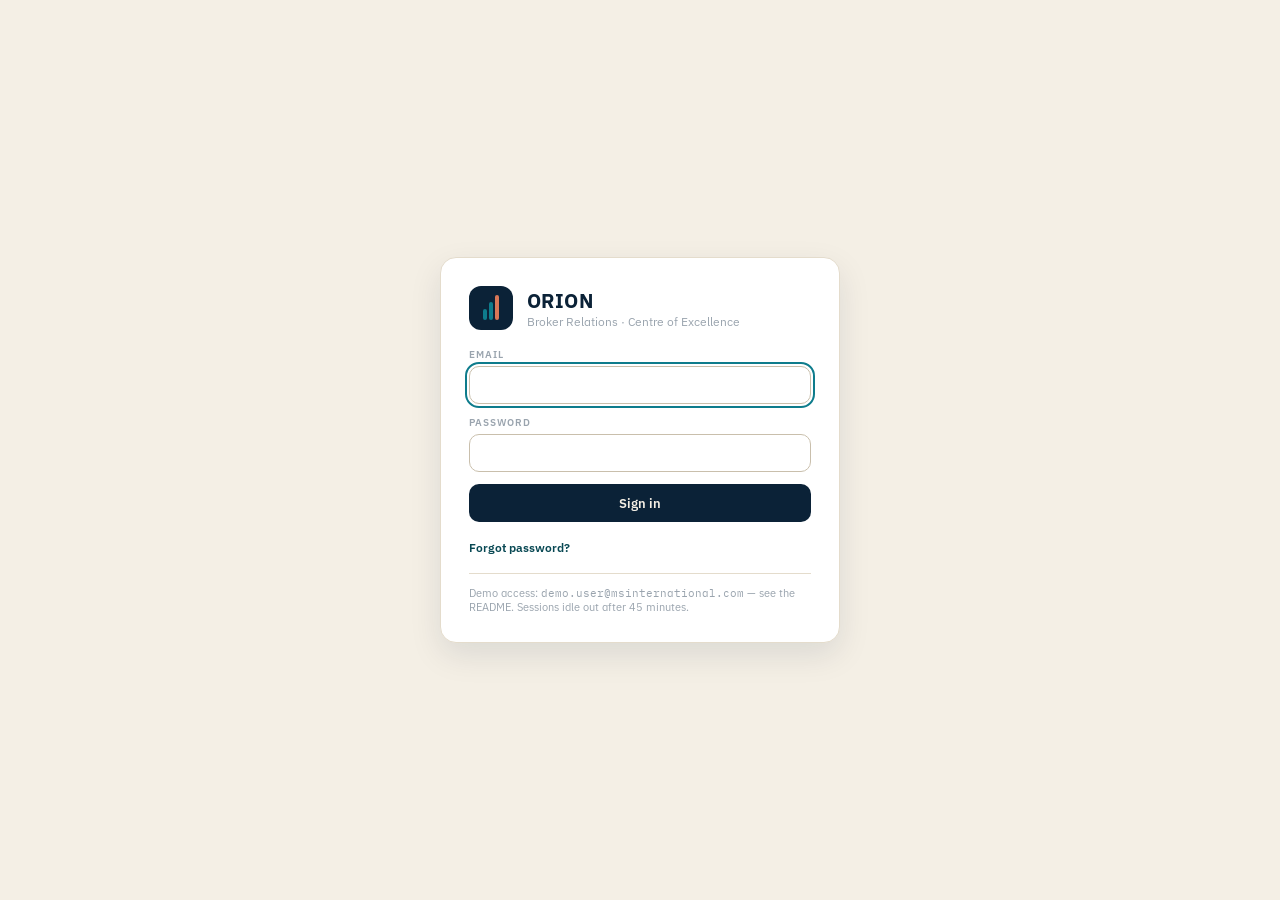
<file: frontend/index.html>
<!DOCTYPE html>
<html lang="en">
<head>
<meta charset="utf-8">
<meta name="viewport" content="width=device-width, initial-scale=1">
<title>ORION · Broker Relations Dashboard</title>
<link rel="icon" href="data:image/svg+xml,%3Csvg xmlns='http://www.w3.org/2000/svg' viewBox='0 0 32 32'%3E%3Crect width='32' height='32' rx='9' fill='%230b2237'/%3E%3Crect x='9' y='16' width='3.5' height='8' rx='2' fill='%230e7c8c'/%3E%3Crect x='14' y='11' width='3.5' height='13' rx='2' fill='%230e7c8c'/%3E%3Crect x='19' y='6' width='3.5' height='18' rx='2' fill='%23d97757'/%3E%3C/svg%3E">
<link rel="stylesheet" href="tokens/fonts.css">
<link rel="stylesheet" href="tokens/colors.css">
<link rel="stylesheet" href="tokens/typography.css">
<link rel="stylesheet" href="tokens/spacing.css">
<link rel="stylesheet" href="tokens/theme-dark.css">
<link rel="stylesheet" href="tokens/base.css">
<link rel="stylesheet" href="css/app.css">
</head>
<body>
<div class="shell">

  <!-- Masthead -->
  <header class="masthead">
    <div class="brand">
      <div class="brand-mark" aria-hidden="true"><span></span><span></span><span></span></div>
      <div class="brand-text">
        <div class="brand-line"><span class="brand-name">ORION</span><span class="brand-sub">Broker Relations · Centre of Excellence</span></div>
        <span class="brand-eyebrow">Distribution intelligence</span>
      </div>
    </div>
    <div class="masthead-right">
      <div class="context-pill"><span class="dot dot-pos"></span><strong>MS&amp;AD Group</strong><span class="sep">·</span><span>5 reporting entities</span></div>
      <button class="icon-btn" id="btn-search" title="Search" aria-label="Search"></button>
      <button class="icon-btn" id="btn-theme" title="Toggle theme" aria-label="Toggle theme"></button>
      <div id="session-slot" style="position:relative"></div>
    </div>
  </header>

  <!-- Tab bar -->
  <nav class="tabbar" id="tabbar" role="tablist"></nav>

  <!-- Filter bar -->
  <div class="filterbar">
    <div class="filterbar-left" id="filter-controls"></div>
    <div class="filterbar-right">
      <span id="filter-chips" class="chip-row"></span>
      <span class="as-of tabular" id="as-of"></span>
    </div>
  </div>

  <!-- Content -->
  <main id="main"></main>
</div>

<div id="modal-root"></div>
<div id="auth-root"></div>

<script type="module" src="js/app.js"></script>
</body>
</html>
</file>
<file: frontend/tokens/fonts.css>
/* ============================================================================
 * Generate — Webfonts
 *
 * The platform runs on IBM Plex Sans across every product (UI + display) and
 * IBM Plex Mono for tabular / code contexts. Loaded from the Google Fonts CDN
 * exactly as the production app does (apps/dsi/src/app/globals.css). The
 * @font-face rules the CDN serves are what ship to consumers.
 * ========================================================================= */

@import url("https://fonts.googleapis.com/css2?family=IBM+Plex+Sans:wght@400;500;600;700&family=IBM+Plex+Mono:wght@400;500;600&display=swap");
</file>
<file: frontend/tokens/colors.css>
/* ============================================================================
 * Generate — COLOR TOKENS  (reference theme: Digital Signal Intelligence)
 *
 * The variable NAMES are the platform contract — every component references
 * these, never raw hex. The VALUES here are the DSI reference palette. A new
 * product overrides values (not names) in its own theme file; see
 * tokens/theme-dark.css for the dark pattern.
 *
 * Mental model: a warm paper canvas, deep navy ink, with a small, disciplined
 * accent set — teal "info" (facts the assessment produced) and coral "spot"
 * (things awaiting you / urgent action) — plus the usual pos/neg/warn/aux.
 * ========================================================================= */

:root {
  /* ─── Surface ─── warm paper, not white-on-white */
  --color-canvas:         #f4efe5;  /* page background */
  --color-surface:        #ffffff;  /* card / panel */
  --color-surface-sunken: #efeae0;  /* wells, inputs, track */
  --color-surface-elev:   #fbf8f2;  /* card header strip, tinted card */

  /* ─── Ink ─── deep navy, never pure black */
  --color-ink:      #0b2237;  /* primary text + structural accent */
  --color-ink-soft: #586b7c;  /* secondary text */
  --color-ink-mute: #9aa4ae;  /* tertiary / meta / eyebrows */

  /* ─── Rules ─── hairlines tuned to the paper canvas */
  --color-rule:        #e4dccc;
  --color-rule-strong: #c9bfac;

  /* ─── Accent / structural ─── (chrome, primary buttons) */
  --color-accent: #0b2237;

  /* ─── Info (teal) ─── informative hero facts: score, premium, "native" data */
  --color-info:      #0e7c8c;
  --color-info-soft: #dceff2;
  --color-info-deep: #084853;

  /* ─── Spot (coral) ─── awaiting-you / urgent action / CTAs */
  --color-spot:      #d97757;
  --color-spot-soft: #fae5da;
  --color-spot-deep: #5c2e1a;

  /* ─── Pos / Neg / Warn / Aux ─── status + a secondary "external" indigo */
  --color-pos:       #1f8a5b;
  --color-pos-soft:  #dceedf;
  --color-neg:       #c24545;
  --color-neg-soft:  #f5dcdc;
  --color-warn:      #b47312;
  --color-warn-soft: #f3e5c8;
  --color-aux:       #4a60a8;
  --color-aux-soft:  #dee3f2;

  /* ─── Chrome ─── the sidebar / app shell stays navy in both themes */
  --color-chrome:      #0b2237;
  --color-chrome-deep: #051322;

  /* ─── Semantic aliases ─── reach for these in product code */
  --bg-page:        var(--color-canvas);
  --bg-card:        var(--color-surface);
  --bg-well:        var(--color-surface-sunken);
  --text-strong:    var(--color-ink);
  --text-body:      var(--color-ink-soft);
  --text-meta:      var(--color-ink-mute);
  --border-hair:    var(--color-rule);
  --border-firm:    var(--color-rule-strong);
}
</file>
<file: frontend/tokens/typography.css>
/* ============================================================================
 * Generate — TYPOGRAPHY TOKENS
 *
 * One family does all the work: IBM Plex Sans for UI + display, IBM Plex Mono
 * for tabular figures. The system leans on weight (500/600/700) and tight
 * tracking on big numbers rather than multiple typefaces. Numbers are always
 * tabular (`font-variant-numeric: tabular-nums`) so columns of figures align —
 * this is a numbers-heavy, analyst-facing product.
 * ========================================================================= */

:root {
  /* ─── Families ─── */
  --font-sans:    "IBM Plex Sans", system-ui, -apple-system, sans-serif;
  --font-display: "IBM Plex Sans", system-ui, sans-serif;
  --font-mono:    "IBM Plex Mono", ui-monospace, "SF Mono", Menlo, monospace;

  /* ─── Weights ─── */
  --weight-regular:  400;
  --weight-medium:   500;
  --weight-semibold: 600;
  --weight-bold:     700;

  /* ─── Type scale (px) ─── matches the ui typography primitives ─── */
  --text-eyebrow: 10.5px;  /* uppercase, tracked, ink-mute */
  --text-micro:   11px;    /* smallest meta */
  --text-caption: 12px;    /* captions, field labels */
  --text-body:    13.5px;  /* default body */
  --text-ui:      14px;    /* controls, nav, card titles */
  --text-num-sm:  18px;    /* small stat */
  --text-num-md:  28px;    /* default hero number */
  --text-num-lg:  36px;    /* large hero number */
  --text-num-xl:  56px;    /* masthead figure */

  /* ─── Tracking ─── */
  --track-eyebrow:  0.12em;   /* uppercase labels */
  --track-num:     -0.01em;   /* tighten medium hero numbers */
  --track-num-xl:  -0.02em;   /* tighten the biggest numbers */

  /* ─── Line height ─── */
  --leading-none: 1;
  --leading-tight: 1.2;
  --leading-body: 1.55;
}
</file>
<file: frontend/tokens/spacing.css>
/* ============================================================================
 * Generate — SPACING, RADIUS, SHADOW TOKENS
 *
 * Spacing is a soft 4px grid. Corners are generous on cards (14px) and fully
 * round on chips. Elevation is deliberately quiet — this is a paper-flat
 * surface; shadows are barely-there and reserved for things that truly float
 * (modals, the active auth button glow). Most separation is done with hairline
 * rules, not shadow.
 * ========================================================================= */

:root {
  /* ─── Spacing scale (4px base) ─── */
  --space-1:  4px;
  --space-2:  8px;
  --space-3:  12px;
  --space-4:  14px;   /* tight card padding */
  --space-5:  18px;   /* card header inset */
  --space-6:  22px;   /* DEFAULT card padding */
  --space-7:  24px;   /* roomy / page gutter */
  --space-8:  28px;
  --space-9:  36px;

  /* ─── Radius ─── */
  --radius-card: 14px;
  --radius-btn:  10px;
  --radius-lg:   12px;   /* nav items, icon tiles */
  --radius-md:   8px;
  --radius-sm:   6px;
  --radius-chip: 999px;

  /* ─── Borders ─── */
  --border-width: 1px;

  /* ─── Shadow ─── quiet by default */
  --shadow-sm:    0 1px 2px rgba(11, 34, 55, 0.08);
  --shadow-card:  0 1px 3px rgba(11, 34, 55, 0.06);
  --shadow-pop:   0 12px 32px rgba(11, 34, 55, 0.18);

  /* ─── Motion ─── short, soft, no bounce */
  --ease-pane:  cubic-bezier(0.2, 0.7, 0.2, 1);  /* @kind other */
  --dur-fast:   0.18s;  /* @kind other */
  --dur-pane:   0.3s;  /* @kind other */
}
</file>
<file: frontend/tokens/theme-dark.css>
/* ============================================================================
 * Generate — DARK THEME  (DSI dark overrides)
 *
 * Dark mode keeps every variable NAME; only values change. Activated by a
 * `.dark` class on a root ancestor. The chrome (sidebar) stays navy in both
 * themes — it is structure, not content. Mirrors packages/tokens/dsi-theme.css.
 * ========================================================================= */

.dark {
  /* ─── Surface ─── deep ocean navy */
  --color-canvas:         #07182a;
  --color-surface:        #14304b;
  --color-surface-sunken: #0e2640;
  --color-surface-elev:   #1a3d5f;

  /* ─── Ink ─── warm cream on navy */
  --color-ink:      #f1ece0;
  --color-ink-soft: #cdd8e5;
  --color-ink-mute: #98a6b8;

  /* ─── Rules ─── */
  --color-rule:        #2b4f75;
  --color-rule-strong: #3e6794;

  --color-accent: #f1ece0;

  /* ─── Info ─── brighter teal for contrast on navy */
  --color-info:      #39d3ba;
  --color-info-soft: #173e48;
  --color-info-deep: #b8f2e5;

  /* ─── Spot ─── */
  --color-spot:      #f0926e;
  --color-spot-soft: #4a2519;
  --color-spot-deep: #fbd0ba;

  /* ─── Pos / Neg / Warn / Aux ─── */
  --color-pos:       #6eee7a;
  --color-pos-soft:  #173821;
  --color-neg:       #ff8585;
  --color-neg-soft:  #3f1b1b;
  --color-warn:      #f8bd5e;
  --color-warn-soft: #3b2911;
  --color-aux:       #9ab1f2;
  --color-aux-soft:  #1c2a4f;

  --color-chrome:      #0b2237;
  --color-chrome-deep: #051322;
}
</file>
<file: frontend/tokens/base.css>
/* ============================================================================
 * Generate — BASE LAYER
 *
 * Product-agnostic page defaults. Tokens must be imported before this file.
 * ========================================================================= */

html,
body {
  height: 100%;
}

body {
  margin: 0;
  background: var(--color-canvas);
  color: var(--color-ink);
  font-family: var(--font-sans);
  font-feature-settings: "ss01", "cv11";
  -webkit-font-smoothing: antialiased;
  text-rendering: optimizeLegibility;
}

*,
*::before,
*::after {
  box-sizing: border-box;
}

/* Tabular figures helper — analyst tables align their digits. */
.tabular {
  font-variant-numeric: tabular-nums;
}

/* ============================================================
 * Pane overlay — the GRAIN transition (→ navigate right).
 * Increasing grain pushes a new full-height pane that slides in from the
 * right edge OVER the coarser pane (which stays mounted beneath, dimmed) —
 * a page-overlay, not an in-place nudge. Going back pops it off to the right.
 * The PaneStack component owns this, transition-based, so the resting state is
 * always the visible end-state (never stuck off-screen if motion doesn't run).
 * ============================================================ */

/* Hide scrollbar chrome while keeping scroll (dense list pages). */
.scrollbar-hide {
  -ms-overflow-style: none;
  scrollbar-width: none;
}
.scrollbar-hide::-webkit-scrollbar {
  display: none;
}

/* Step-right pane transition (lens PaneStack): a new pane slides in from the
 * right. Soft easing, no bounce — the platform's one signature motion. The
 * resting state is fully visible; the entrance is an enhancement only, so
 * print, PDF export, and reduced-motion show content immediately. */
@keyframes pane-in {
  from { opacity: 0; transform: translateX(42px); }
  to   { opacity: 1; transform: translateX(0); }
}
.pane-in {
  opacity: 1;
  transform: none;
}
@media (prefers-reduced-motion: no-preference) {
  .pane-in {
    animation: pane-in var(--dur-pane) var(--ease-pane) both;
  }
}
</file>
<file: frontend/css/app.css>
/* ============================================================================
 * ORION dashboard — component layer.
 * Values transcribed from the Claude Design handoff prototype
 * (ORION Dashboard.dc.html); tokens come from ./tokens/*.css.
 * ========================================================================= */

.shell { min-height: 100vh; display: flex; flex-direction: column; background: var(--color-canvas); color: var(--color-ink); font-family: var(--font-sans); }

.tabular { font-variant-numeric: tabular-nums; }
.mono { font-family: var(--font-mono); }
.dim { color: var(--color-ink-mute); }

/* ─── Masthead ─── */
.masthead { flex: none; height: 58px; display: flex; align-items: center; justify-content: space-between; padding: 0 28px; background: var(--color-surface); border-bottom: 1px solid var(--color-rule); }
.brand { display: flex; align-items: center; gap: 14px; }
.brand-mark { width: 32px; height: 32px; border-radius: 9px; background: var(--color-chrome); display: flex; align-items: flex-end; justify-content: center; gap: 2.5px; padding: 8px 0; }
.brand-mark span { width: 3.5px; border-radius: 2px; background: var(--color-info); }
.brand-mark span:nth-child(1) { height: 8px; }
.brand-mark span:nth-child(2) { height: 13px; }
.brand-mark span:nth-child(3) { height: 18px; background: var(--color-spot); }
.brand-text { display: flex; flex-direction: column; gap: 1px; }
.brand-line { display: flex; align-items: baseline; gap: 9px; }
.brand-name { font-size: 16px; font-weight: 700; letter-spacing: .02em; }
.brand-sub { font-size: 11px; color: var(--color-ink-mute); }
.brand-eyebrow { font-size: 10.5px; font-weight: 600; letter-spacing: .12em; text-transform: uppercase; color: var(--color-ink-mute); }
.masthead-right { display: flex; align-items: center; gap: 10px; }
.context-pill { display: flex; align-items: center; gap: 8px; height: 34px; padding: 0 12px; border-radius: 10px; background: var(--color-surface-sunken); font-size: 12.5px; color: var(--color-ink-soft); }
.context-pill strong { font-weight: 600; color: var(--color-ink); }
.context-pill .sep { color: var(--color-ink-mute); }
.dot { width: 7px; height: 7px; border-radius: 50%; display: inline-block; }
.dot-pos { background: var(--color-pos); }
.icon-btn { width: 34px; height: 34px; display: flex; align-items: center; justify-content: center; border: 1px solid var(--color-rule-strong); border-radius: 10px; background: transparent; cursor: pointer; color: var(--color-ink-soft); transition: background .18s ease; }
.icon-btn:hover { background: var(--color-surface-sunken); }
.avatar { width: 34px; height: 34px; display: flex; align-items: center; justify-content: center; border-radius: 10px; background: var(--color-chrome); color: #f4efe5; font-size: 12px; font-weight: 700; }

/* ─── Tab bar ─── */
.tabbar { flex: none; height: 50px; display: flex; align-items: stretch; gap: 28px; padding: 0 28px; background: var(--color-surface); border-bottom: 1px solid var(--color-rule); overflow-x: auto; }
.tab { display: flex; align-items: center; gap: 8px; height: 100%; padding: 0 2px; cursor: pointer; font-size: 14px; font-weight: 600; white-space: nowrap; color: var(--color-ink-soft); border: none; background: none; font-family: var(--font-sans); border-bottom: 3px solid transparent; transition: color .18s ease; }
.tab:hover { color: var(--color-ink); }
.tab.active { color: var(--color-ink); border-bottom-color: var(--color-spot); }

/* ─── Filter bar ─── */
.filterbar { flex: none; display: flex; align-items: center; justify-content: space-between; gap: 16px; padding: 12px 28px; background: var(--color-surface-elev); border-bottom: 1px solid var(--color-rule); }
.filterbar-left { display: flex; align-items: center; gap: 10px; flex-wrap: wrap; }
.filterbar-right { display: flex; align-items: center; gap: 14px; }
.ctrl { position: relative; display: flex; align-items: center; gap: 10px; height: 36px; padding: 0 12px; border: 1px solid var(--color-rule-strong); border-radius: 10px; background: var(--color-surface); cursor: pointer; transition: background .18s ease; }
.ctrl:hover { background: var(--color-surface-sunken); }
.ctrl-label { font-size: 9.5px; font-weight: 600; letter-spacing: .1em; text-transform: uppercase; color: var(--color-ink-mute); }
.ctrl-value { font-size: 12.5px; font-weight: 600; color: var(--color-ink); }
.ctrl select { position: absolute; inset: 0; width: 100%; opacity: 0; cursor: pointer; }
.ghost-btn { display: flex; align-items: center; gap: 6px; height: 36px; padding: 0 12px; border: none; border-radius: 10px; background: transparent; cursor: pointer; font-size: 12.5px; font-weight: 600; color: var(--color-ink-soft); font-family: var(--font-sans); }
.ghost-btn:hover { color: var(--color-ink); }
.chip-row { display: flex; align-items: center; gap: 8px; }
.filter-chip { display: inline-flex; align-items: center; gap: 7px; height: 30px; padding: 0 4px 0 11px; border-radius: 999px; background: var(--color-info-soft); color: var(--color-info-deep); font-size: 12px; font-weight: 600; }
.filter-chip button { width: 19px; height: 19px; display: flex; align-items: center; justify-content: center; border: none; border-radius: 50%; background: rgba(0,0,0,.06); cursor: pointer; color: inherit; padding: 0; }
.as-of { font-size: 11px; color: var(--color-ink-mute); }

/* ─── Content / cards ─── */
main { flex: 1; padding: 26px 28px 40px; overflow: auto; }
.tab-body { display: flex; flex-direction: column; gap: 18px; max-width: 1360px; margin: 0 auto; }
.card { background: var(--color-surface); border: 1px solid var(--color-rule); border-radius: 14px; overflow: hidden; }
.card-head { display: flex; align-items: center; justify-content: space-between; gap: 12px; padding: 14px 20px; background: var(--color-surface-elev); border-bottom: 1px solid var(--color-rule); }
.card-head-stack { display: flex; flex-direction: column; gap: 2px; }
.eyebrow { display: inline-flex; align-items: center; gap: 7px; font-size: 10.5px; font-weight: 600; letter-spacing: .11em; text-transform: uppercase; color: var(--color-ink-mute); }
.card-title { font-size: 14px; font-weight: 600; color: var(--color-ink); }
.card-note { font-size: 11px; color: var(--color-ink-mute); }
.card-subnote { font-size: 12px; color: var(--color-ink-soft); }
.grid-2 { display: grid; grid-template-columns: 1fr 1fr; gap: 16px; }
.grid-4 { display: grid; grid-template-columns: repeat(4, 1fr); gap: 16px; }
.grid-3 { display: grid; grid-template-columns: repeat(3, 1fr); gap: 16px; }
.grid-clients { display: grid; grid-template-columns: 1.5fr 1fr; gap: 16px; align-items: start; }
.grid-breach { display: grid; grid-template-columns: 1fr 1.25fr; gap: 16px; align-items: start; }
.link { font-size: 11px; color: var(--color-info-deep); font-weight: 600; cursor: pointer; background: none; border: none; font-family: var(--font-sans); }

/* ─── KPI cards ─── */
.kpi { background: var(--color-surface); border: 1px solid var(--color-rule); border-radius: 14px; padding: 18px 20px; }
.kpi-row { display: flex; align-items: flex-end; justify-content: space-between; gap: 8px; margin-top: 12px; }
.kpi-value { font-size: 34px; font-weight: 600; letter-spacing: -.01em; line-height: 1; font-variant-numeric: tabular-nums; }
.kpi-sub { margin-top: 8px; font-size: 11.5px; color: var(--color-ink-mute); }
.trend { display: inline-flex; align-items: center; gap: 2px; padding: 3px 8px 3px 5px; border-radius: 999px; font-size: 11.5px; font-weight: 600; font-variant-numeric: tabular-nums; }
.trend.good { background: var(--color-pos-soft); color: var(--color-pos); }
.trend.bad { background: var(--color-neg-soft); color: var(--color-neg); }
.trend.flat { background: var(--color-surface-sunken); color: var(--color-ink-soft); }

/* ─── Pills / chips / badges ─── */
.pill { display: inline-flex; align-items: center; padding: 1px 7px; border-radius: 999px; font-size: 10px; font-weight: 600; background: var(--color-surface-sunken); color: var(--color-ink-soft); }
.pill.mute { color: var(--color-ink-mute); }
.pill-lg { padding: 2px 8px; font-size: 11px; }
.tier { display: inline-flex; padding: 2px 8px; border-radius: 999px; font-size: 9.5px; font-weight: 700; letter-spacing: .04em; }
.tier.PLATINUM { background: var(--color-info-soft); color: var(--color-info-deep); }
.tier.GOLD { background: var(--color-warn-soft); color: var(--color-warn); }
.tier.SILVER { background: var(--color-surface-sunken); color: var(--color-ink-soft); }
.tier.BRONZE { background: #f0e2d6; color: #8a4a24; }
.dark .tier.BRONZE { background: #402a1a; color: #eab48c; }
.flag { display: inline-flex; padding: 2px 8px; border-radius: 999px; font-size: 10.5px; font-weight: 600; background: var(--color-neg-soft); color: var(--color-neg); }
.onplan { display: inline-flex; align-items: center; gap: 4px; font-size: 11px; color: var(--color-pos); }

/* ─── Generic rows / hover ─── */
.hrow { transition: background .18s ease; }
.hrow:hover { background: var(--color-surface-elev); }
.alert-row { display: flex; gap: 11px; padding: 11px 12px; border-radius: 9px; cursor: pointer; }
.alert-dot { flex: none; width: 9px; height: 9px; margin-top: 4px; border-radius: 50%; }
.alert-msg { font-size: 12.5px; line-height: 1.45; color: var(--color-ink); }
.alert-chips { display: flex; flex-wrap: wrap; gap: 5px; margin-top: 6px; }

/* ─── Exec: series chart + value table ─── */
.legend { display: flex; align-items: center; gap: 16px; font-size: 11.5px; color: var(--color-ink-soft); }
.legend .sw { width: 11px; height: 11px; border-radius: 3px; display: inline-block; }
.legend .ln { width: 14px; height: 3px; border-radius: 2px; display: inline-block; }
.legend > span { display: inline-flex; align-items: center; gap: 6px; }
.chart-wrap { padding: 16px 20px 6px; }
.value-table-scroll { border-top: 1px solid var(--color-rule); overflow-x: auto; }
.value-table { min-width: 760px; padding: 6px 20px 14px; }
.vt-row { display: grid; grid-template-columns: 118px repeat(12, 1fr); gap: 2px; align-items: center; padding: 8px 0; border-bottom: 1px solid var(--color-rule); }
.vt-row:last-child { border-bottom: none; }
.vt-head { padding: 7px 0; }
.vt-label { display: inline-flex; align-items: center; gap: 6px; font-size: 11px; font-weight: 600; color: var(--color-ink); }
.vt-cell { font-size: 11.5px; text-align: center; font-variant-numeric: tabular-nums; }

/* ─── Plan vs actual ─── */
.pva-grid { display: grid; grid-template-columns: 172px 1.5fr 1fr 1fr 1.4fr; gap: 14px; align-items: center; padding: 12px 8px; border-bottom: 1px solid var(--color-rule); }
.pva-head { padding: 12px 8px 10px; }
.pva-head span { font-size: 9.5px; font-weight: 600; letter-spacing: .09em; text-transform: uppercase; color: var(--color-ink-mute); }
.pva-body { max-height: 430px; overflow-y: auto; }
.bar-track { position: relative; height: 6px; border-radius: 999px; background: var(--color-surface-sunken); overflow: hidden; }
.bar-fill { position: absolute; left: 0; top: 0; bottom: 0; border-radius: 999px; }
.var-chip { display: inline-flex; padding: 2px 7px; border-radius: 999px; font-size: 11px; font-weight: 600; font-variant-numeric: tabular-nums; }

/* ─── Leaderboard ─── */
.lb-grid { display: grid; grid-template-columns: 34px minmax(180px,1.5fr) 96px 116px 66px 92px 92px 84px 62px 124px; gap: 12px; align-items: center; padding: 11px 20px; border-bottom: 1px solid var(--color-rule); }
.lb-scroll { overflow-x: auto; }
.lb-min { min-width: 1040px; }
.th { font-size: 9.5px; font-weight: 600; letter-spacing: .08em; text-transform: uppercase; color: var(--color-ink-mute); }
.card-foot { display: flex; align-items: center; justify-content: space-between; padding: 12px 20px; background: var(--color-surface-elev); border-top: 1px solid var(--color-rule); }
.pager-btn { display: flex; align-items: center; gap: 5px; height: 32px; padding: 0 11px; border: 1px solid var(--color-rule-strong); border-radius: 9px; background: var(--color-surface); color: var(--color-ink); font-size: 12px; font-weight: 600; font-family: var(--font-sans); cursor: pointer; transition: background .18s ease; }
.pager-btn:hover:not(:disabled) { background: var(--color-surface-sunken); }
.pager-btn:disabled { background: transparent; color: var(--color-ink-mute); cursor: not-allowed; }
.dev-pill { display: inline-flex; padding: 2px 8px; border-radius: 999px; font-size: 11px; font-weight: 600; font-variant-numeric: tabular-nums; }
.dev-pill.out { background: var(--color-warn-soft); color: var(--color-warn); }

/* ─── Modal ─── */
.scrim { position: fixed; inset: 0; z-index: 60; background: rgba(11,34,55,.42); display: flex; align-items: center; justify-content: center; padding: 32px; animation: fade .3s cubic-bezier(.2,.7,.2,1); }
.modal { width: 760px; max-width: 100%; max-height: 88vh; overflow: auto; background: var(--color-surface); border: 1px solid var(--color-rule); border-radius: 16px; box-shadow: 0 12px 32px rgba(11,34,55,.18); }
@keyframes fade { from { opacity: 0; } to { opacity: 1; } }
.modal-head { display: flex; align-items: flex-start; justify-content: space-between; gap: 12px; padding: 20px 22px; background: var(--color-surface-elev); border-bottom: 1px solid var(--color-rule); }
.modal-body { padding: 20px 22px; display: flex; flex-direction: column; gap: 18px; }
.stat-label { font-size: 9.5px; font-weight: 600; letter-spacing: .1em; text-transform: uppercase; color: var(--color-ink-mute); }
.stat-value { font-size: 19px; font-weight: 600; font-variant-numeric: tabular-nums; color: var(--color-ink); }
.panel { border: 1px solid var(--color-rule); border-radius: 12px; padding: 14px 16px; }
.profile-grid { display: grid; grid-template-columns: 1fr 210px; gap: 18px; align-items: stretch; }
.cov-row { display: grid; grid-template-columns: 96px 1fr 78px 54px; gap: 12px; align-items: center; }
.cov-bar { height: 8px; border-radius: 999px; background: var(--color-surface-sunken); overflow: hidden; }
.cov-bar > div { height: 100%; background: var(--color-info); border-radius: 999px; }
.new-chip { display: inline-flex; padding: 2px 9px; border-radius: 999px; font-size: 10px; font-weight: 700; letter-spacing: .04em; background: var(--color-spot-soft); color: var(--color-spot-deep); }

/* ─── Exposure ─── */
.exp-row { display: grid; grid-template-columns: 96px 1fr 132px; gap: 12px; align-items: center; }
.exp-bar { height: 10px; border-radius: 999px; background: var(--color-surface-sunken); overflow: hidden; }
.exp-bar > div { height: 100%; border-radius: 999px; }
.client-row { display: grid; grid-template-columns: 26px 88px 1fr 108px 84px; gap: 12px; align-items: center; padding: 10px 8px; border-radius: 8px; }
.gini-badge { display: inline-flex; align-items: center; gap: 6px; padding: 3px 9px; border-radius: 999px; font-size: 11px; font-weight: 600; background: var(--color-warn-soft); color: var(--color-warn); }

/* ─── Guardrails ─── */
.whatif-card { background: var(--color-spot-soft); border: 1px solid var(--color-spot); border-radius: 14px; overflow: hidden; }
.whatif-head { display: flex; align-items: center; gap: 10px; padding: 14px 20px; border-bottom: 1px solid var(--color-spot); color: var(--color-spot-deep); }
.whatif-body { padding: 20px 22px; display: grid; grid-template-columns: 1fr 340px; gap: 28px; align-items: center; }
.whatif-thresh { padding: 3px 12px; border-radius: 999px; font-size: 14px; font-weight: 700; background: var(--color-surface); color: var(--color-spot-deep); font-variant-numeric: tabular-nums; }
.whatif-copy { margin: 0; font-size: 11.5px; line-height: 1.5; color: var(--color-spot-deep); opacity: .85; }
.whatif-stat { flex: 1; background: var(--color-surface); border-radius: 12px; padding: 16px 18px; }
.whatif-num { margin-top: 6px; font-size: 30px; font-weight: 600; color: var(--color-ink); font-variant-numeric: tabular-nums; letter-spacing: -.01em; }
input[type="range"] { flex: 1; accent-color: var(--color-spot); cursor: pointer; }
.hist { display: flex; align-items: flex-end; gap: 10px; height: 200px; }
.hist-col { flex: 1; height: 100%; display: flex; flex-direction: column; justify-content: flex-end; align-items: center; gap: 6px; }
.hist-bar { width: 100%; min-height: 3px; border-radius: 5px 5px 0 0; }
.hist-labels { display: flex; gap: 10px; margin-top: 8px; }
.hist-labels span { flex: 1; text-align: center; font-size: 9px; color: var(--color-ink-mute); font-variant-numeric: tabular-nums; }
.covbreach-row { display: grid; grid-template-columns: 74px 1fr 56px; gap: 12px; align-items: center; }
.stack-bar { display: flex; height: 11px; border-radius: 999px; overflow: hidden; background: var(--color-surface-sunken); }
.breach-grid { display: grid; grid-template-columns: 1.1fr 74px 74px 150px 78px; gap: 12px; align-items: center; padding: 11px 20px; border-bottom: 1px solid var(--color-rule); }
.band-track { position: relative; height: 8px; border-radius: 999px; background: var(--color-surface-sunken); }
.band-zone { position: absolute; top: 0; bottom: 0; background: var(--color-pos-soft); border-radius: 999px; }
.band-dot { position: absolute; top: -2px; width: 12px; height: 12px; border-radius: 50%; border: 2px solid var(--color-surface); margin-left: -6px; }

/* ─── Banners ─── */
.banner { display: flex; align-items: center; gap: 10px; padding: 11px 16px; border-radius: 12px; font-size: 12px; }
.banner.warn { background: var(--color-warn-soft); border: 1px solid var(--color-warn); color: var(--color-warn); }
.banner.neutral { background: var(--color-surface-elev); border: 1px solid var(--color-rule); color: var(--color-ink-soft); }
.banner strong { font-weight: 600; }
.banner.neutral strong { color: var(--color-ink); }

/* ─── Workflow kanban ─── */
.kanban { display: grid; grid-template-columns: repeat(4, 1fr); gap: 14px; align-items: start; }
.kan-col { display: flex; flex-direction: column; gap: 10px; }
.kan-head { display: flex; align-items: center; justify-content: space-between; padding: 0 4px; }
.kan-title { display: inline-flex; align-items: center; gap: 7px; font-size: 11px; font-weight: 600; letter-spacing: .06em; text-transform: uppercase; color: var(--color-ink-soft); }
.kan-dot { width: 8px; height: 8px; border-radius: 50%; }
.task { background: var(--color-surface); border: 1px solid var(--color-rule); border-radius: 11px; padding: 13px 14px; display: flex; flex-direction: column; gap: 11px; cursor: pointer; transition: background .18s ease; }
.task:hover { background: var(--color-surface-elev); }
.task-title { font-size: 12.5px; line-height: 1.4; font-weight: 500; color: var(--color-ink); }
.task-foot { display: flex; align-items: center; justify-content: space-between; gap: 8px; }
.task-avatar { width: 22px; height: 22px; display: flex; align-items: center; justify-content: center; border-radius: 50%; background: var(--color-chrome); color: #f4efe5; font-size: 9px; font-weight: 700; }

/* ─── States ─── */
.state-panel { padding: 42px 20px; text-align: center; color: var(--color-ink-mute); font-size: 12.5px; }
.state-panel.error { color: var(--color-neg); }
.state-panel ul { list-style: none; margin: 8px 0 0; padding: 0; font-size: 11.5px; }
.skeleton { background: var(--color-surface); border: 1px solid var(--color-rule); border-radius: 14px; min-height: 120px; position: relative; overflow: hidden; }
.skeleton::after { content: ""; position: absolute; inset: 0; background: linear-gradient(90deg, transparent, var(--color-surface-elev), transparent); animation: shimmer 1.2s infinite; }
@keyframes shimmer { from { transform: translateX(-100%); } to { transform: translateX(100%); } }

/* ─── Auth: login screen ─── */
.auth-screen { position: fixed; inset: 0; z-index: 80; display: flex; align-items: center; justify-content: center; padding: 24px; background: var(--color-canvas); }
.auth-card { width: 400px; max-width: 100%; background: var(--color-surface); border: 1px solid var(--color-rule); border-radius: 16px; padding: 28px; display: flex; flex-direction: column; gap: 18px; box-shadow: 0 12px 32px rgba(11,34,55,.10); }
.auth-brand { display: flex; align-items: center; gap: 14px; }
.auth-form { display: flex; flex-direction: column; gap: 12px; }
.auth-field { display: flex; flex-direction: column; gap: 5px; }
.auth-field span { font-size: 9.5px; font-weight: 600; letter-spacing: .1em; text-transform: uppercase; color: var(--color-ink-mute); }
.auth-field input { height: 38px; padding: 0 12px; border: 1px solid var(--color-rule-strong); border-radius: 10px; background: var(--color-surface); color: var(--color-ink); font-family: var(--font-sans); font-size: 13px; }
.auth-submit { height: 38px; border: none; border-radius: 10px; background: var(--color-chrome); color: #f4efe5; font-family: var(--font-sans); font-size: 13px; font-weight: 600; cursor: pointer; transition: opacity .18s ease; }
.auth-submit:hover { opacity: .9; }
.auth-submit:disabled { opacity: .6; cursor: default; }
.auth-error { padding: 9px 12px; border-radius: 10px; background: var(--color-neg-soft); color: var(--color-neg); font-size: 12px; font-weight: 500; }
.auth-note { display: flex; align-items: flex-start; gap: 8px; padding: 9px 12px; border-radius: 10px; background: var(--color-info-soft); color: var(--color-info-deep); font-size: 12px; line-height: 1.45; }
.auth-alt { align-self: flex-start; padding: 0; font-size: 11.5px; cursor: pointer; }
.auth-foot { font-size: 10.5px; color: var(--color-ink-mute); border-top: 1px solid var(--color-rule); padding-top: 12px; }

/* ─── Auth: session pill + user menu ─── */
.session-pill { display: flex; align-items: center; gap: 9px; height: 40px; padding: 0 10px 0 7px; border: 1px solid var(--color-rule-strong); border-radius: 11px; background: transparent; cursor: pointer; color: var(--color-ink-soft); font-family: var(--font-sans); transition: background .18s ease; }
.session-pill:hover { background: var(--color-surface-sunken); }
.session-meta { display: flex; flex-direction: column; align-items: flex-start; gap: 0; line-height: 1.25; }
.session-meta strong { font-size: 12px; font-weight: 600; color: var(--color-ink); }
.session-meta span { font-size: 10px; color: var(--color-ink-mute); }
.session-remaining { font-size: 11px; font-weight: 600; }
.session-remaining.warn { color: var(--color-neg); }
.user-menu { position: absolute; top: 46px; right: 0; z-index: 70; width: 250px; background: var(--color-surface); border: 1px solid var(--color-rule); border-radius: 12px; box-shadow: 0 12px 32px rgba(11,34,55,.14); overflow: hidden; }
.user-menu-head { padding: 13px 14px; border-bottom: 1px solid var(--color-rule); background: var(--color-surface-elev); font-size: 12.5px; }
.user-menu-item { display: flex; align-items: center; gap: 9px; width: 100%; padding: 11px 14px; border: none; background: none; cursor: pointer; font-family: var(--font-sans); font-size: 12.5px; font-weight: 500; color: var(--color-ink); text-align: left; transition: background .18s ease; }
.user-menu-item:hover { background: var(--color-surface-elev); }
.backup-codes { display: grid; grid-template-columns: 1fr 1fr; gap: 8px; padding: 14px; border: 1px solid var(--color-rule); border-radius: 12px; background: var(--color-surface-elev); font-size: 13px; }

/* Focus */
button:focus-visible, .ctrl:focus-visible, select:focus-visible, input:focus-visible { outline: 2px solid var(--color-info); outline-offset: 2px; }

::selection { background: var(--color-info-soft); }
</file>
